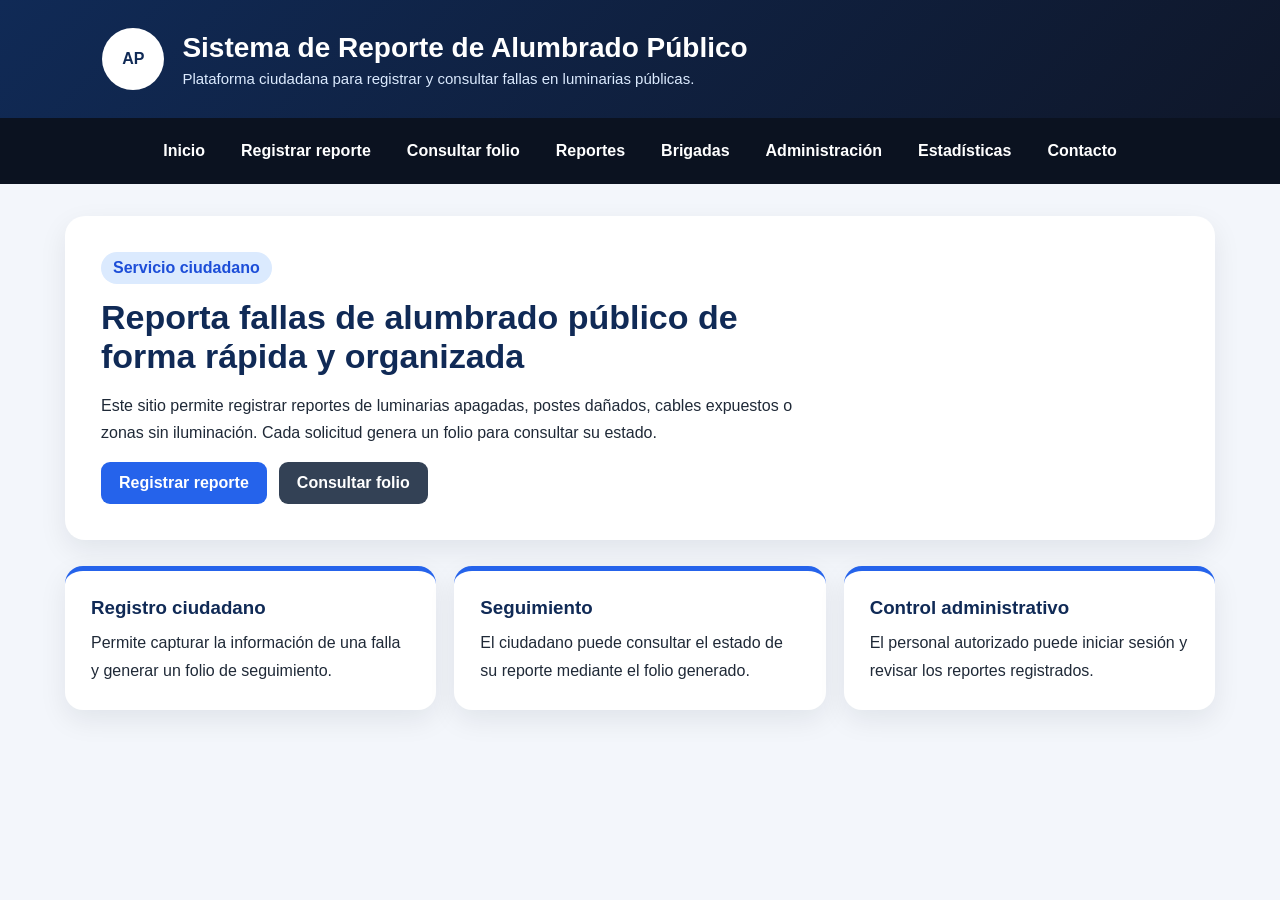
<file: index.html>
<!DOCTYPE html>
<html lang="es">
<head>
    <meta charset="UTF-8">
    <meta name="viewport" content="width=device-width, initial-scale=1.0">
    <title>Sistema de Alumbrado Público | Inicio</title>
    <link rel="stylesheet" href="estilos.css">
</head>
<body data-page="inicio">

<header class="encabezado">
    <div class="marca">
        <div class="logo" aria-label="Logotipo del sistema">AP</div>
        <div>
            <h1>Sistema de Reporte de Alumbrado Público</h1>
            <p>Plataforma ciudadana para registrar y consultar fallas en luminarias públicas.</p>
        </div>
    </div>
</header>

<nav class="menu" aria-label="Navegación principal">
    <a href="index.html">Inicio</a>
    <a href="reportar.html">Registrar reporte</a>
    <a href="consultas.html">Consultar folio</a>
    <a href="reportes.html">Reportes</a>
    <a href="brigadas.html">Brigadas</a>
    <a href="admin.html">Administración</a>
    <a href="estadisticas.html">Estadísticas</a>
    <a href="contacto.html">Contacto</a>
</nav>

<main class="contenedor">

    <section class="hero" aria-labelledby="titulo-hero">
        <article>
            <span class="etiqueta">Servicio ciudadano</span>
            <h2 id="titulo-hero">Reporta fallas de alumbrado público de forma rápida y organizada</h2>
            <p>
                Este sitio permite registrar reportes de luminarias apagadas, postes dañados,
                cables expuestos o zonas sin iluminación. Cada solicitud genera un folio para
                consultar su estado.
            </p>

            <div class="acciones">
                <a class="boton" href="reportar.html">Registrar reporte</a>
                <a class="boton secundario" href="consultas.html">Consultar folio</a>
            </div>
        </article>

    </section>

    <section class="tarjetas" aria-labelledby="titulo-servicios">
        <h2 id="titulo-servicios" class="solo-lectura">Servicios disponibles</h2>

        <article class="tarjeta">
            <h3>Registro ciudadano</h3>
            <p>Permite capturar la información de una falla y generar un folio de seguimiento.</p>
        </article>

        <article class="tarjeta">
            <h3>Seguimiento</h3>
            <p>El ciudadano puede consultar el estado de su reporte mediante el folio generado.</p>
        </article>

        <article class="tarjeta">
            <h3>Control administrativo</h3>
            <p>El personal autorizado puede iniciar sesión y revisar los reportes registrados.</p>
        </article>
    </section>

</main>

<script src="script.js"></script>
</body>
</html>
</file>
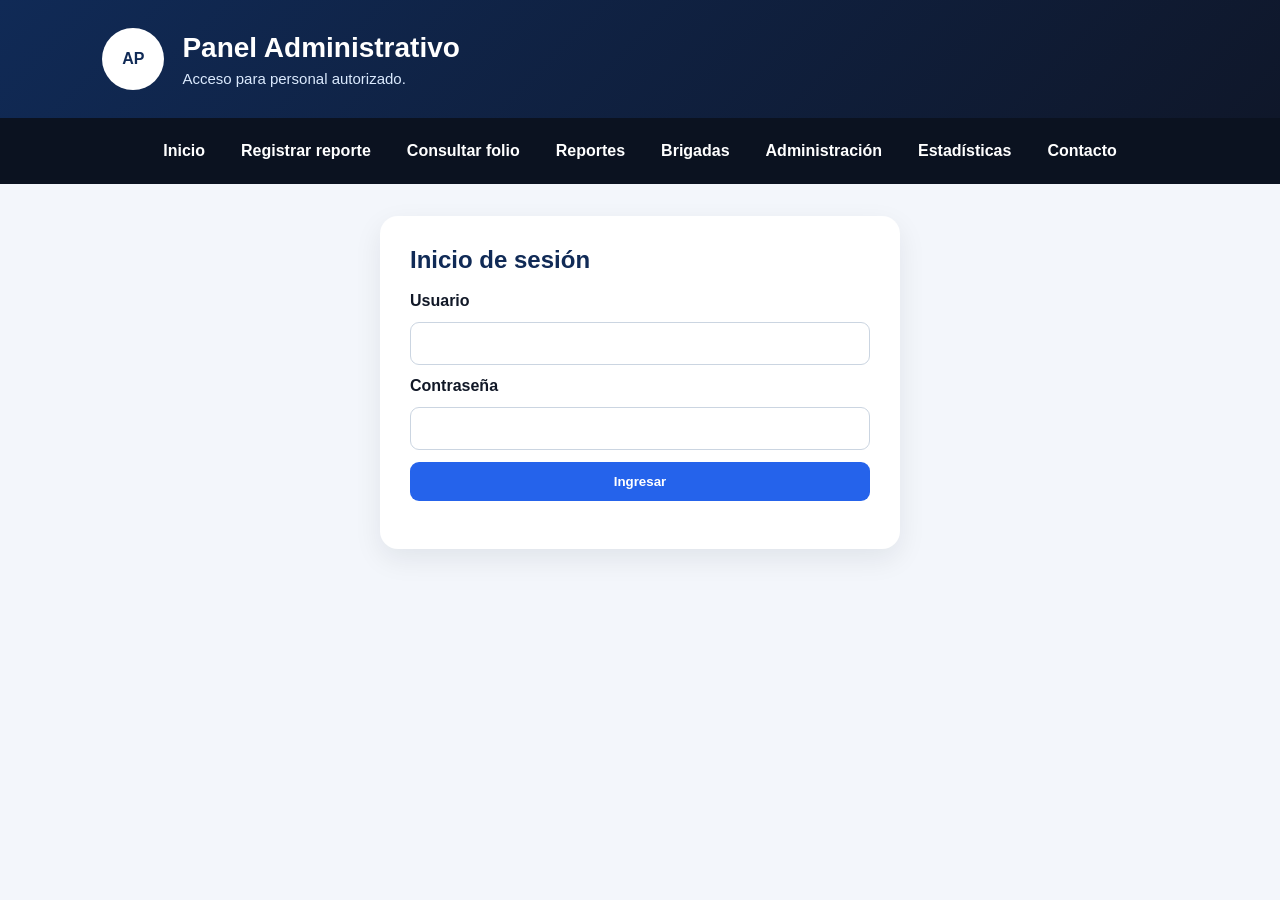
<file: admin.html>
<!DOCTYPE html>
<html lang="es">
<head>
    <meta charset="UTF-8">
    <meta name="viewport" content="width=device-width, initial-scale=1.0">
    <title>Administración</title>
    <link rel="stylesheet" href="estilos.css">
</head>
<body data-page="admin">

<header class="encabezado">
    <div class="marca">
        <div class="logo">AP</div>
        <div>
            <h1>Panel Administrativo</h1>
            <p>Acceso para personal autorizado.</p>
        </div>
    </div>
</header>

<nav class="menu" aria-label="Navegación principal">
    <a href="index.html">Inicio</a>
    <a href="reportar.html">Registrar reporte</a>
    <a href="consultas.html">Consultar folio</a>
    <a href="reportes.html">Reportes</a>
    <a href="brigadas.html">Brigadas</a>
    <a href="admin.html">Administración</a>
    <a href="estadisticas.html">Estadísticas</a>
    <a href="contacto.html">Contacto</a>
</nav>

<main class="contenedor">

    <section id="loginAdmin" class="caja login">
        <h2>Inicio de sesión</h2>

        <form id="formLogin">
            <label for="usuario">Usuario</label>
            <input type="text" id="usuario" name="usuario" required>

            <label for="password">Contraseña</label>
            <input type="password" id="password" name="password" required>

            <button type="submit">Ingresar</button>
        </form>

        <div id="mensajeLogin"></div>
    </section>

    <section id="panelAdmin" class="caja oculto">
        <div class="encabezado-panel">
            <div>
                <h2>Reportes para seguimiento</h2>
                <p>El administrador puede cambiar el estado de los reportes registrados.</p>
            </div>

            <button type="button" onclick="cerrarSesion()">Cerrar sesión</button>
        </div>

        <div class="tabla-contenedor">
            <table class="tabla">
                <caption>Administración de reportes</caption>
                <thead>
                    <tr>
                        <th>Folio</th>
                        <th>Ciudadano</th>
                        <th>Zona</th>
                        <th>Falla</th>
                        <th>Estado</th>
                        <th>Actualizar</th>
                    </tr>
                </thead>
                <tbody id="tablaAdmin"></tbody>
            </table>
        </div>
    </section>

<script src="script.js"></script>
</body>
</html>
</file>
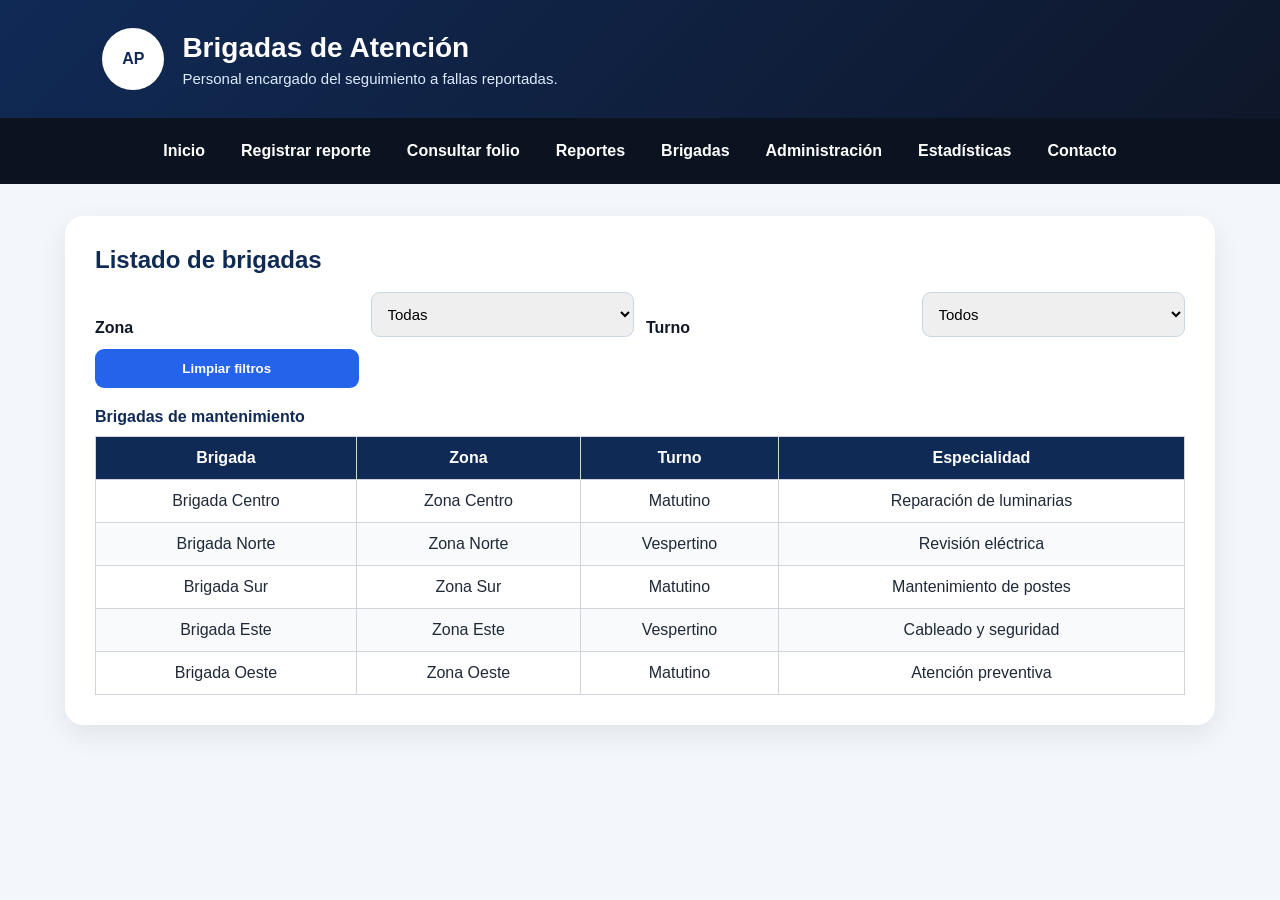
<file: brigadas.html>
<!DOCTYPE html>
<html lang="es">
<head>
    <meta charset="UTF-8">
    <meta name="viewport" content="width=device-width, initial-scale=1.0">
    <title>Brigadas de Atención</title>
    <link rel="stylesheet" href="estilos.css">
</head>
<body data-page="brigadas">

<header class="encabezado">
    <div class="marca">
        <div class="logo">AP</div>
        <div>
            <h1>Brigadas de Atención</h1>
            <p>Personal encargado del seguimiento a fallas reportadas.</p>
        </div>
    </div>
</header>

<nav class="menu" aria-label="Navegación principal">
    <a href="index.html">Inicio</a>
    <a href="reportar.html">Registrar reporte</a>
    <a href="consultas.html">Consultar folio</a>
    <a href="reportes.html">Reportes</a>
    <a href="brigadas.html">Brigadas</a>
    <a href="admin.html">Administración</a>
    <a href="estadisticas.html">Estadísticas</a>
    <a href="contacto.html">Contacto</a>
</nav>

<main class="contenedor">

    <section class="caja">
        <h2>Listado de brigadas</h2>

        <form class="filtros" id="formFiltrosBrigadas">
            <label for="filtroZonaBrigada">Zona</label>
            <select id="filtroZonaBrigada">
                <option value="">Todas</option>
            </select>

            <label for="filtroTurnoBrigada">Turno</label>
            <select id="filtroTurnoBrigada">
                <option value="">Todos</option>
                <option value="Matutino">Matutino</option>
                <option value="Vespertino">Vespertino</option>
            </select>

            <button type="button" id="limpiarFiltrosBrigadas">Limpiar filtros</button>
        </form>

        <div class="tabla-contenedor">
            <table class="tabla">
                <caption>Brigadas de mantenimiento</caption>
                <thead>
                    <tr>
                        <th>Brigada</th>
                        <th>Zona</th>
                        <th>Turno</th>
                        <th>Especialidad</th>
                    </tr>
                </thead>
                <tbody id="tablaBrigadas"></tbody>
            </table>
        </div>
    </section>

</main>


<script src="script.js"></script>
</body>
</html>
</file>
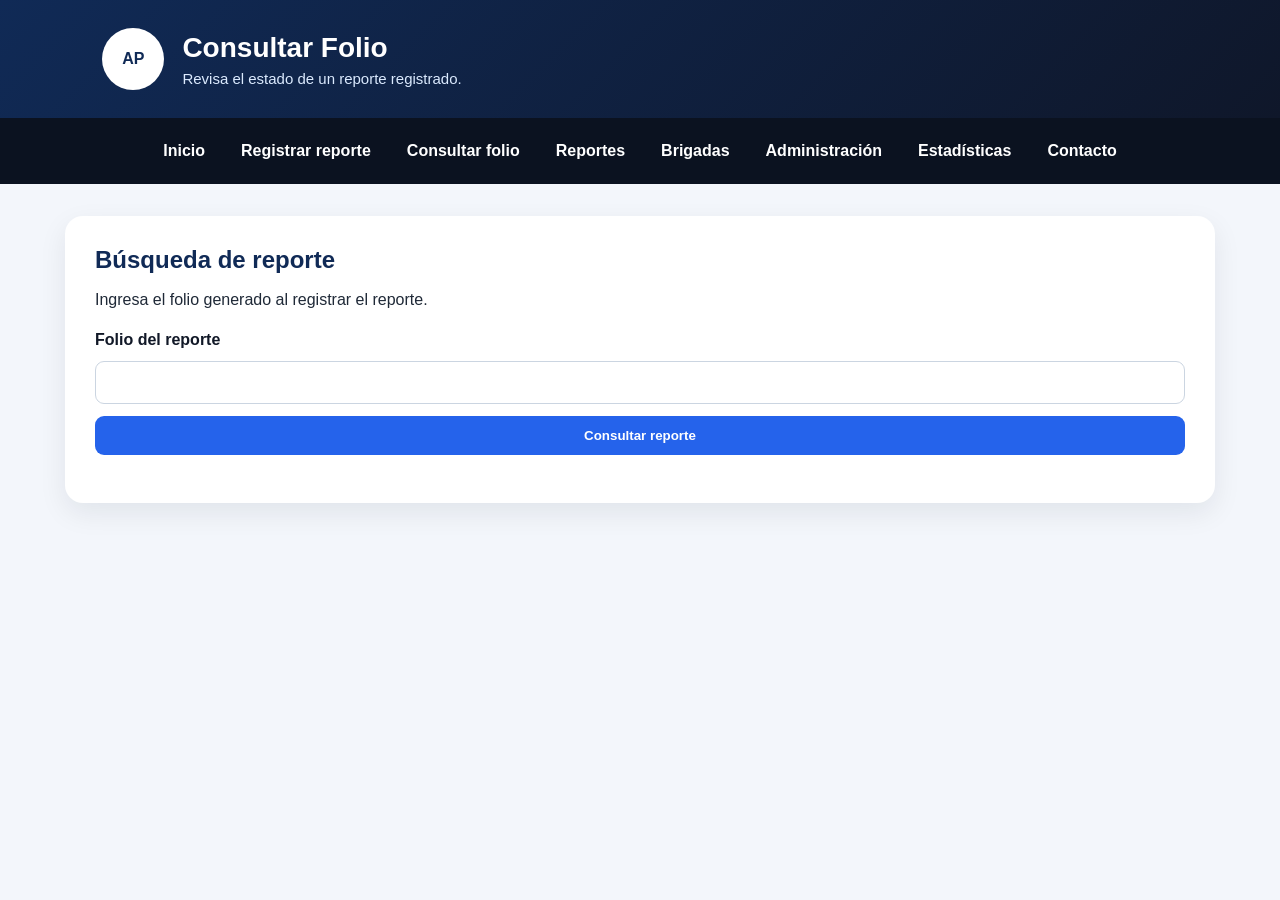
<file: consultas.html>
<!DOCTYPE html>
<html lang="es">
<head>
    <meta charset="UTF-8">
    <meta name="viewport" content="width=device-width, initial-scale=1.0">
    <title>Consultar Folio</title>
    <link rel="stylesheet" href="estilos.css">
</head>
<body data-page="consultas">

<header class="encabezado">
    <div class="marca">
        <div class="logo">AP</div>
        <div>
            <h1>Consultar Folio</h1>
            <p>Revisa el estado de un reporte registrado.</p>
        </div>
    </div>
</header>

<nav class="menu" aria-label="Navegación principal">
    <a href="index.html">Inicio</a>
    <a href="reportar.html">Registrar reporte</a>
    <a href="consultas.html">Consultar folio</a>
    <a href="reportes.html">Reportes</a>
    <a href="brigadas.html">Brigadas</a>
    <a href="admin.html">Administración</a>
    <a href="estadisticas.html">Estadísticas</a>
    <a href="contacto.html">Contacto</a>
</nav>

<main class="contenedor">

    <section class="caja">
        <h2>Búsqueda de reporte</h2>
        <p>Ingresa el folio generado al registrar el reporte.</p>

        <form id="formConsulta">
            <label for="folioBuscar">Folio del reporte</label>
            <input type="text" id="folioBuscar" name="folioBuscar" required>
            <button type="submit">Consultar reporte</button>
        </form>

        <div id="resultadoConsulta"></div>
    </section>

</main>

<script src="script.js"></script>
</body>
</html>
</file>
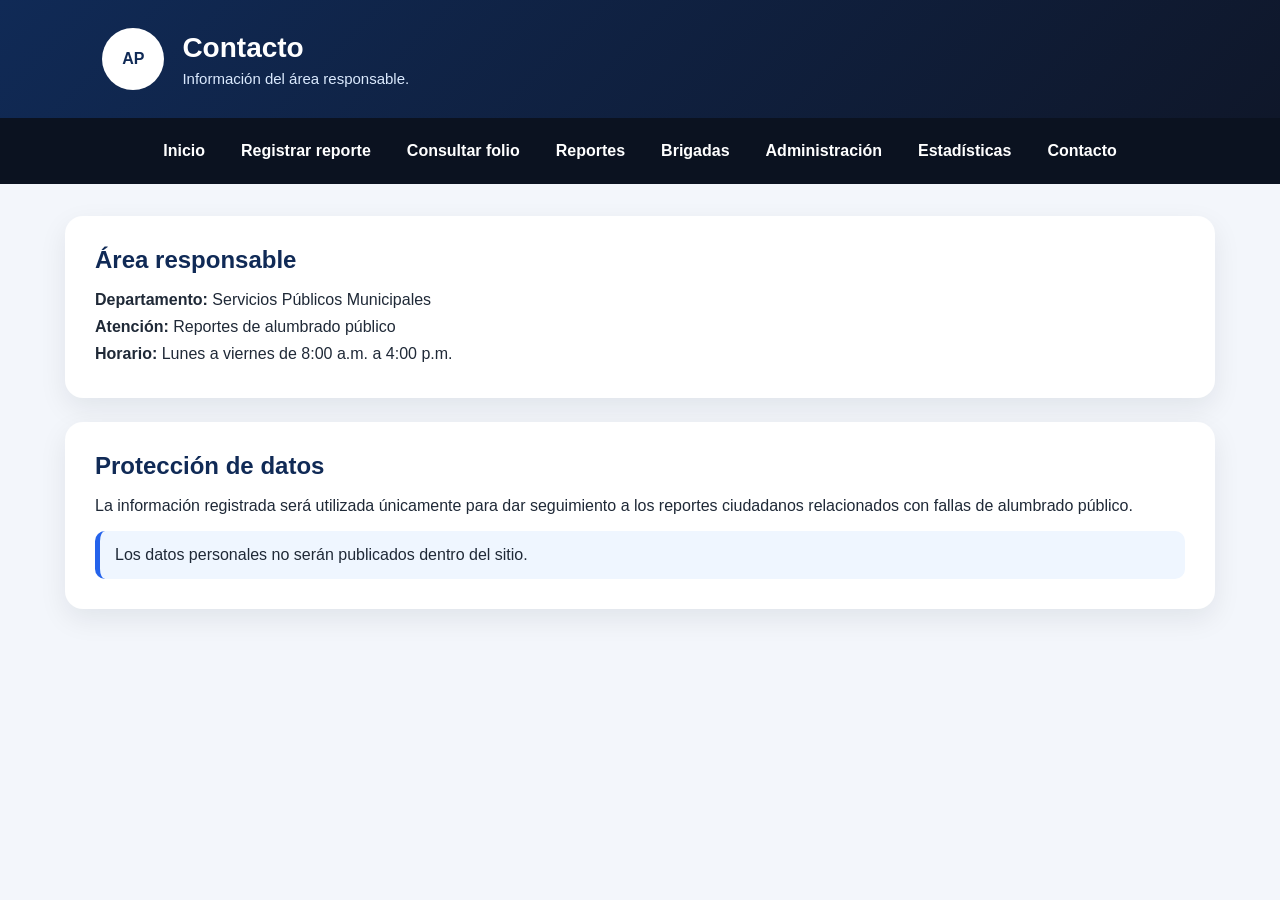
<file: contacto.html>
<!DOCTYPE html>
<html lang="es">
<head>
    <meta charset="UTF-8">
    <meta name="viewport" content="width=device-width, initial-scale=1.0">
    <title>Contacto</title>
    <link rel="stylesheet" href="estilos.css">
</head>
<body data-page="contacto">

<header class="encabezado">
    <div class="marca">
        <div class="logo">AP</div>
        <div>
            <h1>Contacto</h1>
            <p>Información del área responsable.</p>
        </div>
    </div>
</header>

<nav class="menu" aria-label="Navegación principal">
    <a href="index.html">Inicio</a>
    <a href="reportar.html">Registrar reporte</a>
    <a href="consultas.html">Consultar folio</a>
    <a href="reportes.html">Reportes</a>
    <a href="brigadas.html">Brigadas</a>
    <a href="admin.html">Administración</a>
    <a href="estadisticas.html">Estadísticas</a>
    <a href="contacto.html">Contacto</a>
</nav>

<main class="contenedor">

    <section class="caja">
        <h2>Área responsable</h2>
        <p><strong>Departamento:</strong> Servicios Públicos Municipales</p>
        <p><strong>Atención:</strong> Reportes de alumbrado público</p>
        <p><strong>Horario:</strong> Lunes a viernes de 8:00 a.m. a 4:00 p.m.</p>
    </section>

    <section class="caja">
        <h2>Protección de datos</h2>
        <p>
            La información registrada será utilizada únicamente para dar seguimiento a los
            reportes ciudadanos relacionados con fallas de alumbrado público.
        </p>
        <blockquote>
            Los datos personales no serán publicados dentro del sitio.
        </blockquote>
    </section>

</main>

</body>
</html>
</file>
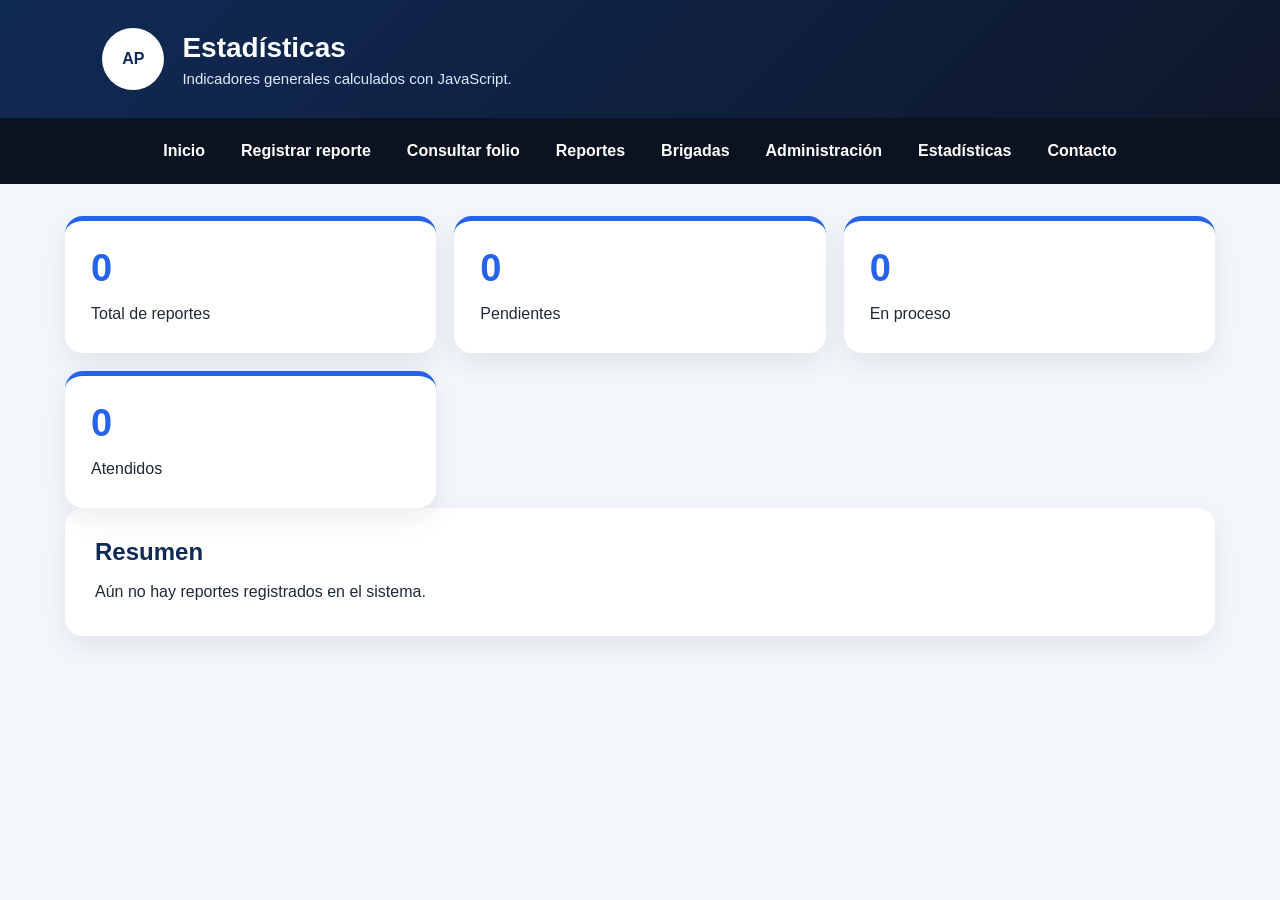
<file: estadisticas.html>
<!DOCTYPE html>
<html lang="es">
<head>
    <meta charset="UTF-8">
    <meta name="viewport" content="width=device-width, initial-scale=1.0">
    <title>Estadísticas</title>
    <link rel="stylesheet" href="estilos.css">
</head>
<body data-page="estadisticas">

<header class="encabezado">
    <div class="marca">
        <div class="logo">AP</div>
        <div>
            <h1>Estadísticas</h1>
            <p>Indicadores generales calculados con JavaScript.</p>
        </div>
    </div>
</header>

<nav class="menu" aria-label="Navegación principal">
    <a href="index.html">Inicio</a>
    <a href="reportar.html">Registrar reporte</a>
    <a href="consultas.html">Consultar folio</a>
    <a href="reportes.html">Reportes</a>
    <a href="brigadas.html">Brigadas</a>
    <a href="admin.html">Administración</a>
    <a href="estadisticas.html">Estadísticas</a>
    <a href="contacto.html">Contacto</a>
</nav>

<main class="contenedor">

    <section class="tarjetas">
        <article class="tarjeta indicador">
            <h2 id="totalReportes">0</h2>
            <p>Total de reportes</p>
        </article>

        <article class="tarjeta indicador">
            <h2 id="pendientes">0</h2>
            <p>Pendientes</p>
        </article>

        <article class="tarjeta indicador">
            <h2 id="proceso">0</h2>
            <p>En proceso</p>
        </article>

        <article class="tarjeta indicador">
            <h2 id="atendidos">0</h2>
            <p>Atendidos</p>
        </article>
    </section>

    <section class="caja">
        <h2>Resumen</h2>
        <p id="resumenEstadisticas">Aún no hay reportes registrados en el sistema.</p>
    </section>

</main>

<script src="script.js"></script>
</body>
</html>
</file>
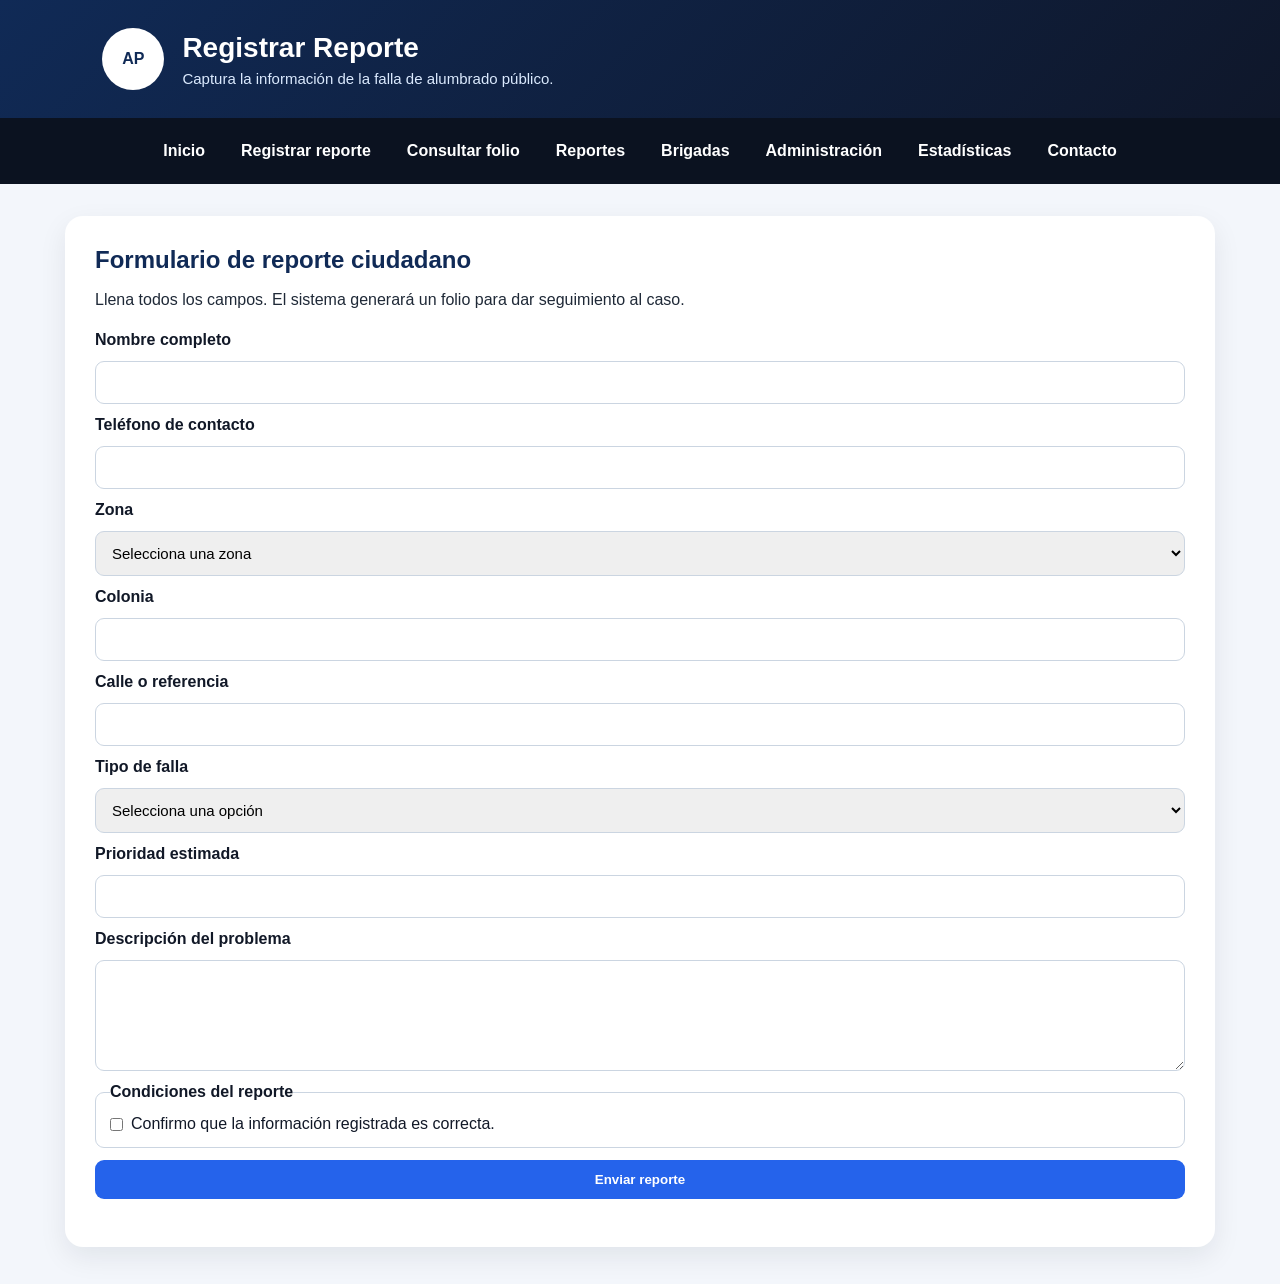
<file: reportar.html>
<!DOCTYPE html>
<html lang="es">
<head>
    <meta charset="UTF-8">
    <meta name="viewport" content="width=device-width, initial-scale=1.0">
    <title>Registrar Reporte</title>
    <link rel="stylesheet" href="estilos.css">
</head>
<body data-page="reportar">

<header class="encabezado">
    <div class="marca">
        <div class="logo">AP</div>
        <div>
            <h1>Registrar Reporte</h1>
            <p>Captura la información de la falla de alumbrado público.</p>
        </div>
    </div>
</header>

<nav class="menu" aria-label="Navegación principal">
    <a href="index.html">Inicio</a>
    <a href="reportar.html">Registrar reporte</a>
    <a href="consultas.html">Consultar folio</a>
    <a href="reportes.html">Reportes</a>
    <a href="brigadas.html">Brigadas</a>
    <a href="admin.html">Administración</a>
    <a href="estadisticas.html">Estadísticas</a>
    <a href="contacto.html">Contacto</a>
</nav>

<main class="contenedor">

    <section class="caja">
        <h2>Formulario de reporte ciudadano</h2>
        <p>
            Llena todos los campos. El sistema generará un folio para dar seguimiento al caso.
        </p>

        <form id="formReporte">
            <label for="nombre">Nombre completo</label>
            <input type="text" id="nombre" name="nombre" required>

            <label for="telefono">Teléfono de contacto</label>
            <input type="tel" id="telefono" name="telefono" required>

            <label for="zona">Zona</label>
            <select id="zona" name="zona" required>
                <option value="">Cargando zonas...</option>
            </select>

            <label for="colonia">Colonia</label>
            <input type="text" id="colonia" name="colonia" required>

            <label for="calle">Calle o referencia</label>
            <input type="text" id="calle" name="calle" required>

            <label for="tipo">Tipo de falla</label>
            <select id="tipo" name="tipo" required>
                <option value="">Cargando tipos de falla...</option>
            </select>

            <label for="prioridad">Prioridad estimada</label>
            <input type="text" id="prioridad" name="prioridad" readonly>

            <label for="descripcion">Descripción del problema</label>
            <textarea id="descripcion" name="descripcion" rows="5" required></textarea>

            <fieldset>
                <legend>Condiciones del reporte</legend>

                <label class="check">
                    <input type="checkbox" id="acepto" required>
                    Confirmo que la información registrada es correcta.
                </label>
            </fieldset>

            <button type="submit">Enviar reporte</button>
        </form>

        <div id="mensaje"></div>
    </section>

</main>

<script src="script.js"></script>
</body>
</html>
</file>
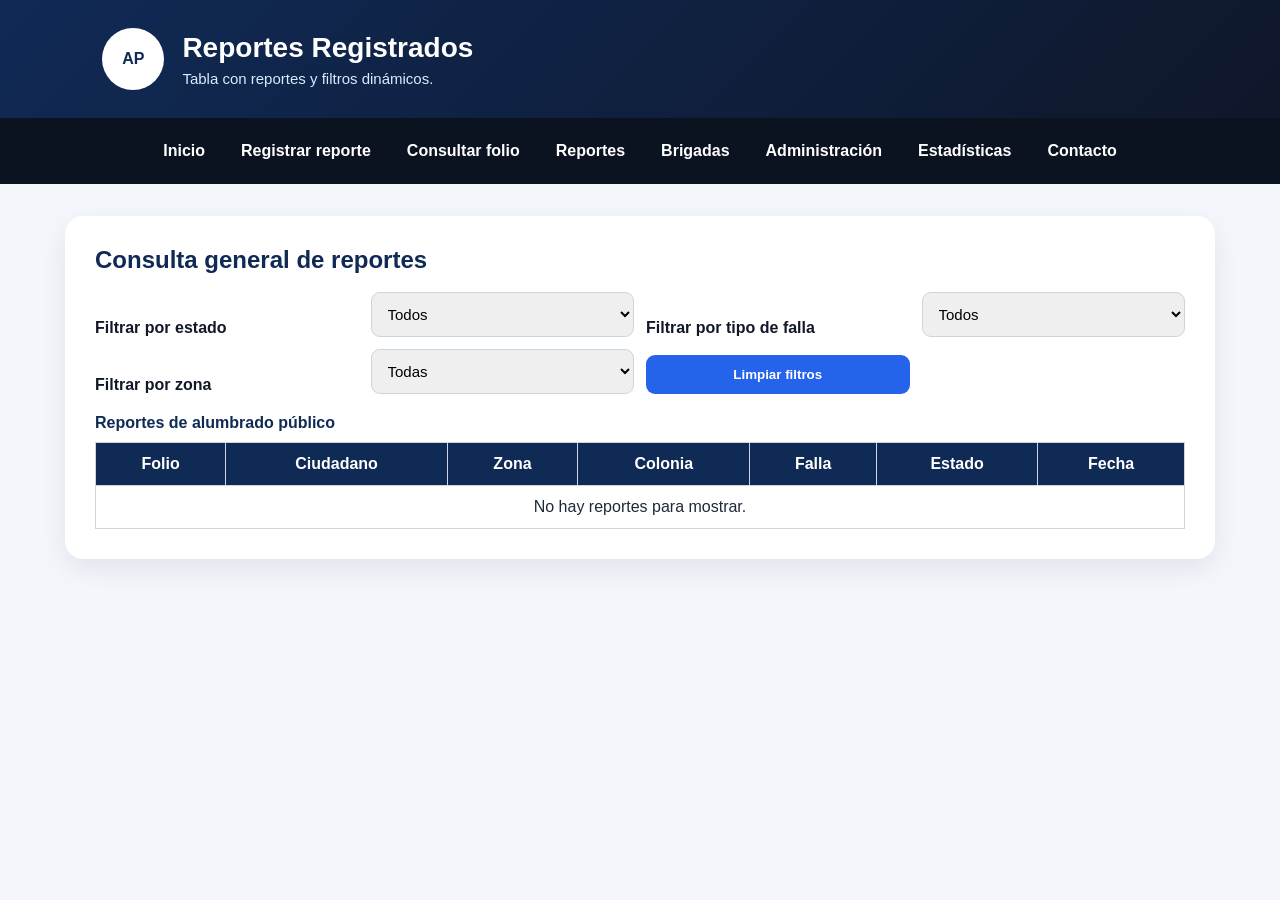
<file: reportes.html>
<!DOCTYPE html>
<html lang="es">
<head>
    <meta charset="UTF-8">
    <meta name="viewport" content="width=device-width, initial-scale=1.0">
    <title>Reportes Registrados</title>
    <link rel="stylesheet" href="estilos.css">
</head>
<body data-page="reportes">

<header class="encabezado">
    <div class="marca">
        <div class="logo">AP</div>
        <div>
            <h1>Reportes Registrados</h1>
            <p>Tabla con reportes y filtros dinámicos.</p>
        </div>
    </div>
</header>

<nav class="menu" aria-label="Navegación principal">
    <a href="index.html">Inicio</a>
    <a href="reportar.html">Registrar reporte</a>
    <a href="consultas.html">Consultar folio</a>
    <a href="reportes.html">Reportes</a>
    <a href="brigadas.html">Brigadas</a>
    <a href="admin.html">Administración</a>
    <a href="estadisticas.html">Estadísticas</a>
    <a href="contacto.html">Contacto</a>
</nav>

<main class="contenedor">

    <section class="caja">
        <h2>Consulta general de reportes</h2>

        <form class="filtros" id="formFiltrosReportes">
            <label for="filtroEstado">Filtrar por estado</label>
            <select id="filtroEstado">
                <option value="">Todos</option>
            </select>

            <label for="filtroTipo">Filtrar por tipo de falla</label>
            <select id="filtroTipo">
                <option value="">Todos</option>
            </select>

            <label for="filtroZona">Filtrar por zona</label>
            <select id="filtroZona">
                <option value="">Todas</option>
            </select>

            <button type="button" id="limpiarFiltrosReportes">Limpiar filtros</button>
        </form>

        <div class="tabla-contenedor">
            <table class="tabla">
                <caption>Reportes de alumbrado público</caption>
                <thead>
                    <tr>
                        <th>Folio</th>
                        <th>Ciudadano</th>
                        <th>Zona</th>
                        <th>Colonia</th>
                        <th>Falla</th>
                        <th>Estado</th>
                        <th>Fecha</th>
                    </tr>
                </thead>
                <tbody id="tablaReportes"></tbody>
            </table>
        </div>
    </section>

</main>

<script src="script.js"></script>
</body>
</html>
</file>
<file: estilos.css>
* {
    margin: 0;
    padding: 0;
    box-sizing: border-box;
}

body {
    font-family: Arial, Helvetica, sans-serif;
    background: #f3f6fb;
    color: #1f2937;
}

.encabezado {
    background: linear-gradient(135deg, #102a56, #0f172a);
    color: white;
    padding: 28px 8%;
}

.marca {
    display: flex;
    align-items: center;
    gap: 18px;
}

.logo {
    width: 62px;
    height: 62px;
    border-radius: 50%;
    background: white;
    color: #102a56;
    display: flex;
    align-items: center;
    justify-content: center;
    font-weight: bold;
    flex-shrink: 0;
}

.encabezado h1 {
    font-size: 28px;
    margin-bottom: 6px;
}

.encabezado p {
    color: #dbeafe;
    font-size: 15px;
}

.menu {
    background: #0b1220;
    display: flex;
    justify-content: center;
    align-items: center;
    gap: 8px;
    padding: 14px 8%;
    flex-wrap: nowrap;
    overflow-x: auto;
}

.menu a {
    color: white;
    text-decoration: none;
    font-weight: bold;
    padding: 10px 14px;
    border-radius: 8px;
    white-space: nowrap;
    transition: 0.3s;
}

.menu a:hover,
.menu a:focus {
    background: #2563eb;
    outline: none;
}

.contenedor {
    width: 90%;
    max-width: 1150px;
    margin: 32px auto;
}

.hero {
    background: white;
    padding: 36px;
    border-radius: 20px;
    display: grid;
    grid-template-columns: 2fr 1fr;
    gap: 28px;
    align-items: center;
    box-shadow: 0 10px 28px rgba(15, 23, 42, 0.08);
}

.etiqueta {
    display: inline-block;
    background: #dbeafe;
    color: #1d4ed8;
    padding: 7px 12px;
    border-radius: 20px;
    font-weight: bold;
    margin-bottom: 14px;
}

.hero h2 {
    color: #102a56;
    font-size: 34px;
    margin-bottom: 16px;
}

.hero p,
.caja p,
.tarjeta p {
    line-height: 1.7;
}

.panel-info {
    background: #eff6ff;
    border-left: 5px solid #2563eb;
    padding: 22px;
    border-radius: 16px;
}

.panel-info h3 {
    color: #102a56;
    margin-bottom: 14px;
}

.panel-info p {
    background: white;
    padding: 10px;
    border-radius: 10px;
    margin-bottom: 8px;
}

.acciones {
    display: flex;
    gap: 12px;
    flex-wrap: wrap;
    margin-top: 16px;
}

.boton,
button {
    display: inline-block;
    background: #2563eb;
    color: white;
    border: none;
    padding: 12px 18px;
    border-radius: 9px;
    text-decoration: none;
    font-weight: bold;
    cursor: pointer;
}

.boton:hover,
button:hover,
.boton:focus,
button:focus {
    background: #1e40af;
    outline: none;
}

.secundario {
    background: #334155;
}

.caja {
    background: white;
    padding: 30px;
    border-radius: 18px;
    box-shadow: 0 10px 28px rgba(15, 23, 42, 0.08);
    margin-bottom: 24px;
}

.caja h2 {
    color: #102a56;
    margin-bottom: 12px;
}

.tarjetas {
    display: grid;
    grid-template-columns: repeat(3, 1fr);
    gap: 18px;
    margin-top: 26px;
}

.tarjetas.pequeñas {
    grid-template-columns: repeat(4, 1fr);
}

.tarjeta {
    background: white;
    padding: 26px;
    border-radius: 18px;
    box-shadow: 0 10px 28px rgba(15, 23, 42, 0.08);
    border-top: 5px solid #2563eb;
}

.tarjeta h2,
.tarjeta h3 {
    color: #102a56;
    margin-bottom: 10px;
}

.indicador h2 {
    font-size: 38px;
    color: #2563eb;
}

form {
    display: flex;
    flex-direction: column;
    gap: 12px;
    margin-top: 18px;
}

.filtros {
    display: grid;
    grid-template-columns: repeat(4, 1fr);
    align-items: end;
    gap: 12px;
}

label,
legend {
    font-weight: bold;
    color: #111827;
}

input,
select,
textarea {
    padding: 12px;
    border: 1px solid #cbd5e1;
    border-radius: 9px;
    font-size: 15px;
    width: 100%;
}

input:focus,
select:focus,
textarea:focus {
    outline: 2px solid #93c5fd;
    border-color: #2563eb;
}

fieldset {
    border: 1px solid #cbd5e1;
    padding: 14px;
    border-radius: 9px;
}

.check {
    display: flex;
    align-items: center;
    gap: 8px;
    font-weight: normal;
}

.check input {
    width: auto;
}

#mensaje,
#mensajeLogin,
#resultadoConsulta {
    margin-top: 18px;
}

.alerta {
    padding: 14px;
    border-radius: 10px;
    font-weight: bold;
}

.exito {
    background: #dcfce7;
    color: #166534;
}

.error {
    background: #fee2e2;
    color: #991b1b;
}

.resultado {
    background: #f8fafc;
    border-left: 5px solid #2563eb;
    padding: 18px;
    border-radius: 12px;
    margin-top: 18px;
}

.resultado p {
    margin-bottom: 8px;
}

.oculto {
    display: none;
}

.login {
    max-width: 520px;
    margin-left: auto;
    margin-right: auto;
}

.encabezado-panel {
    display: flex;
    justify-content: space-between;
    align-items: center;
    gap: 16px;
    flex-wrap: wrap;
}

.tabla-contenedor {
    overflow-x: auto;
    margin-top: 20px;
}

.tabla {
    width: 100%;
    border-collapse: collapse;
    min-width: 760px;
}

.tabla caption {
    text-align: left;
    font-weight: bold;
    margin-bottom: 10px;
    color: #102a56;
}

.tabla th,
.tabla td {
    border: 1px solid #d1d5db;
    padding: 12px;
    text-align: center;
}

.tabla th {
    background: #102a56;
    color: white;
}

.tabla tr:nth-child(even) {
    background: #f8fafc;
}

blockquote {
    border-left: 5px solid #2563eb;
    background: #eff6ff;
    padding: 15px;
    border-radius: 10px;
    margin-top: 12px;
}

.mockup pre {
    background: #0f172a;
    color: white;
    padding: 18px;
    border-radius: 12px;
    overflow-x: auto;
}

.solo-lectura {
    position: absolute;
    left: -9999px;
}

footer {
    background: #0b1220;
    color: white;
    text-align: center;
    padding: 20px;
    margin-top: 35px;
}

@media (max-width: 900px) {
    .marca {
        flex-direction: column;
        text-align: center;
    }

    .hero {
        grid-template-columns: 1fr;
    }

    .tarjetas,
    .tarjetas.pequeñas {
        grid-template-columns: 1fr;
    }

    .filtros {
        grid-template-columns: 1fr;
    }

    .menu {
        justify-content: flex-start;
    }

    .hero h2 {
        font-size: 27px;
    }
}
</file>
